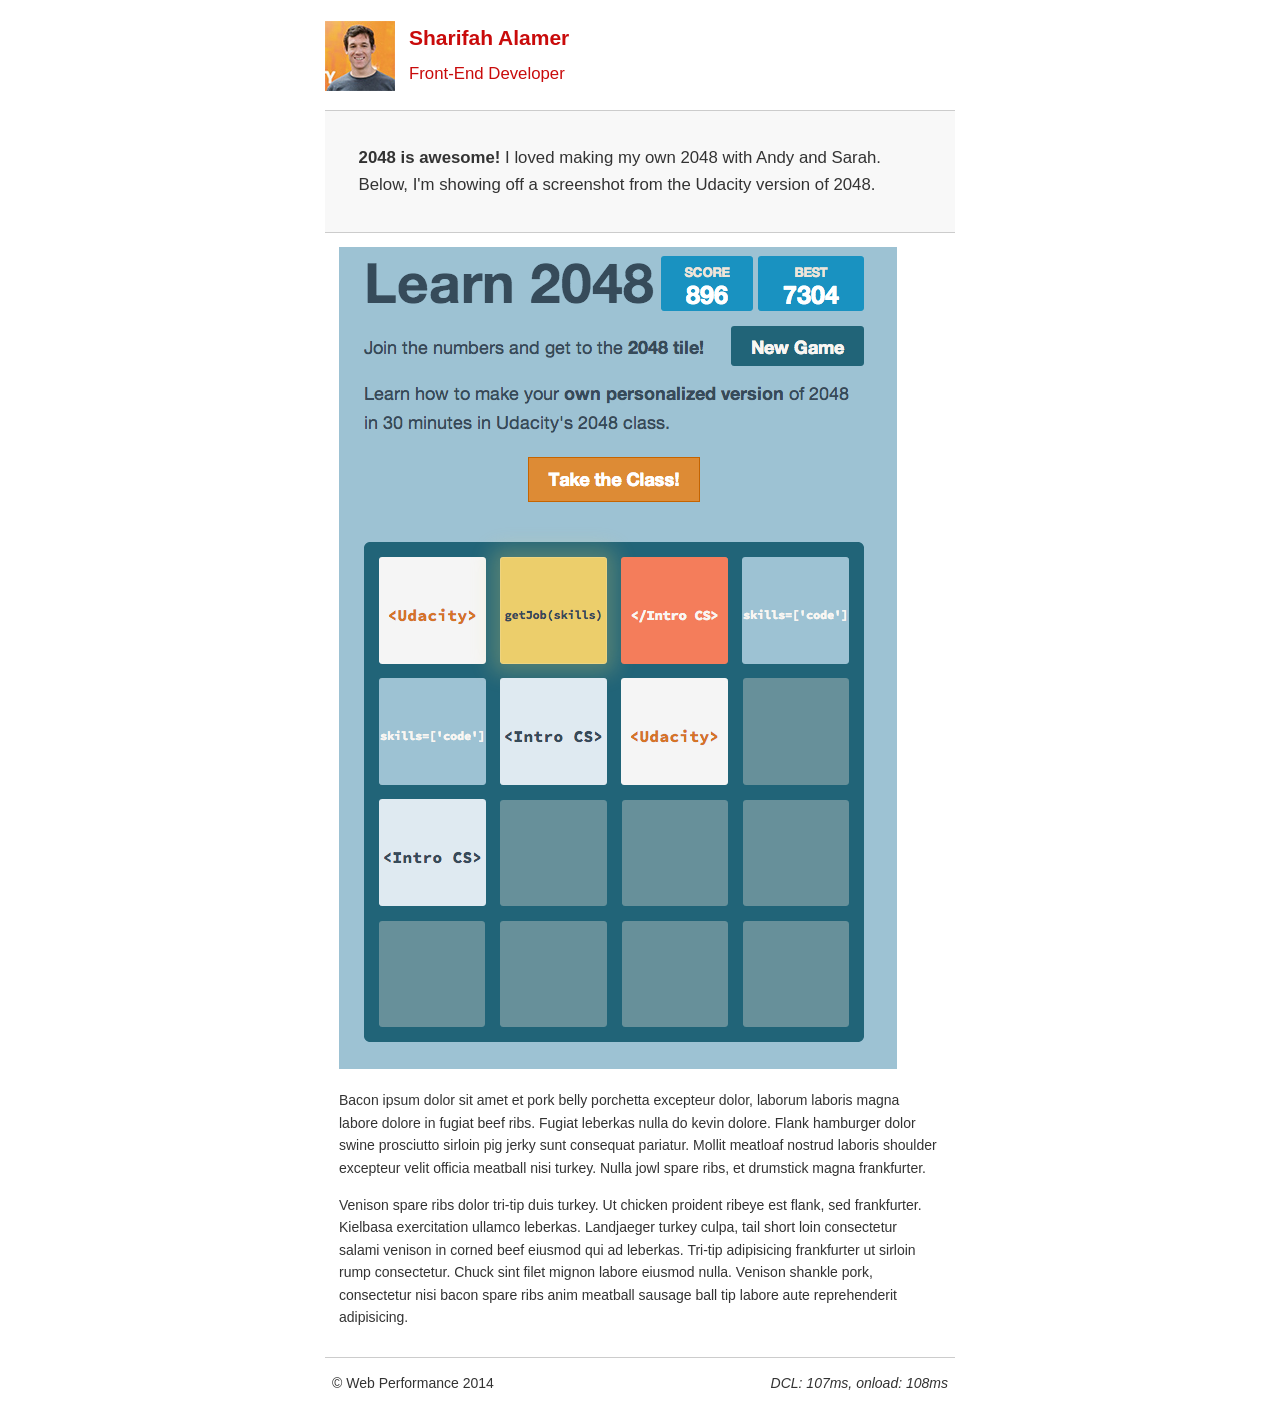
<file: project-2048.html>
<!DOCTYPE html>
<html lang="en">
  <head>
    <meta charset="utf-8">
    <meta name="viewport" content="width=device-width, initial-scale=1">
    <meta name="description" content=" FILL ME IN ">
    <meta name="author" content=" FILL ME IN ">
    <title>Cameron Pittman: Portfolio</title>

    <!-- Hmm, what is the impact of web fonts on speed? Measure it... -->
    <!-- <link href="//fonts.googleapis.com/css?family=Open+Sans:400,700" rel="stylesheet"> -->

    <link href="css/style.css" rel="stylesheet">
    <link href="css/print.css" rel="stylesheet">

    <script>
      (function(w,g){w['GoogleAnalyticsObject']=g;
      w[g]=w[g]||function(){(w[g].q=w[g].q||[]).push(arguments)};w[g].l=1*new Date();})(window,'ga');

      // Optional TODO: replace with your Google Analytics profile ID.
      ga('create', 'UA-XXXX-Y');
      ga('send', 'pageview');
    </script>
    <script src="//www.google-analytics.com/analytics.js"></script>
    <script src="js/perfmatters.js"></script>
  </head>

  <body>
    <header>
      <a href="/"><img src="img/profilepic.jpg"></a>
      <p>Sharifah Alamer<br><span>Front-End Developer</span></p>
    </header>

    <div class="container">
      <div class="hero">
        <strong>2048 is awesome!</strong> I loved making my own 2048 with Andy and Sarah. Below, I'm showing off a screenshot from the Udacity version of 2048.
      </div>

      <div class="content">

        <img class="img-responsive" src="img/2048.png">

        <p>Bacon ipsum dolor sit amet et pork belly porchetta excepteur dolor, laborum laboris magna labore dolore in fugiat beef ribs. Fugiat leberkas nulla do kevin dolore. Flank hamburger dolor swine prosciutto sirloin pig jerky sunt consequat pariatur. Mollit meatloaf nostrud laboris shoulder excepteur velit officia meatball nisi turkey. Nulla jowl spare ribs, et drumstick magna frankfurter.</p>

        <p>Venison spare ribs dolor tri-tip duis turkey. Ut chicken proident ribeye est flank, sed frankfurter. Kielbasa exercitation ullamco leberkas. Landjaeger turkey culpa, tail short loin consectetur salami venison in corned beef eiusmod qui ad leberkas. Tri-tip adipisicing frankfurter ut sirloin rump consectetur. Chuck sint filet mignon labore eiusmod nulla. Venison shankle pork, consectetur nisi bacon spare ribs anim meatball sausage ball tip labore aute reprehenderit adipisicing.</p>

    </div>

    <footer>
      <p>&copy; Web Performance 2014 <span id="crp-stats"></span></p>
    </footer>
  </body>
</html>
</file>
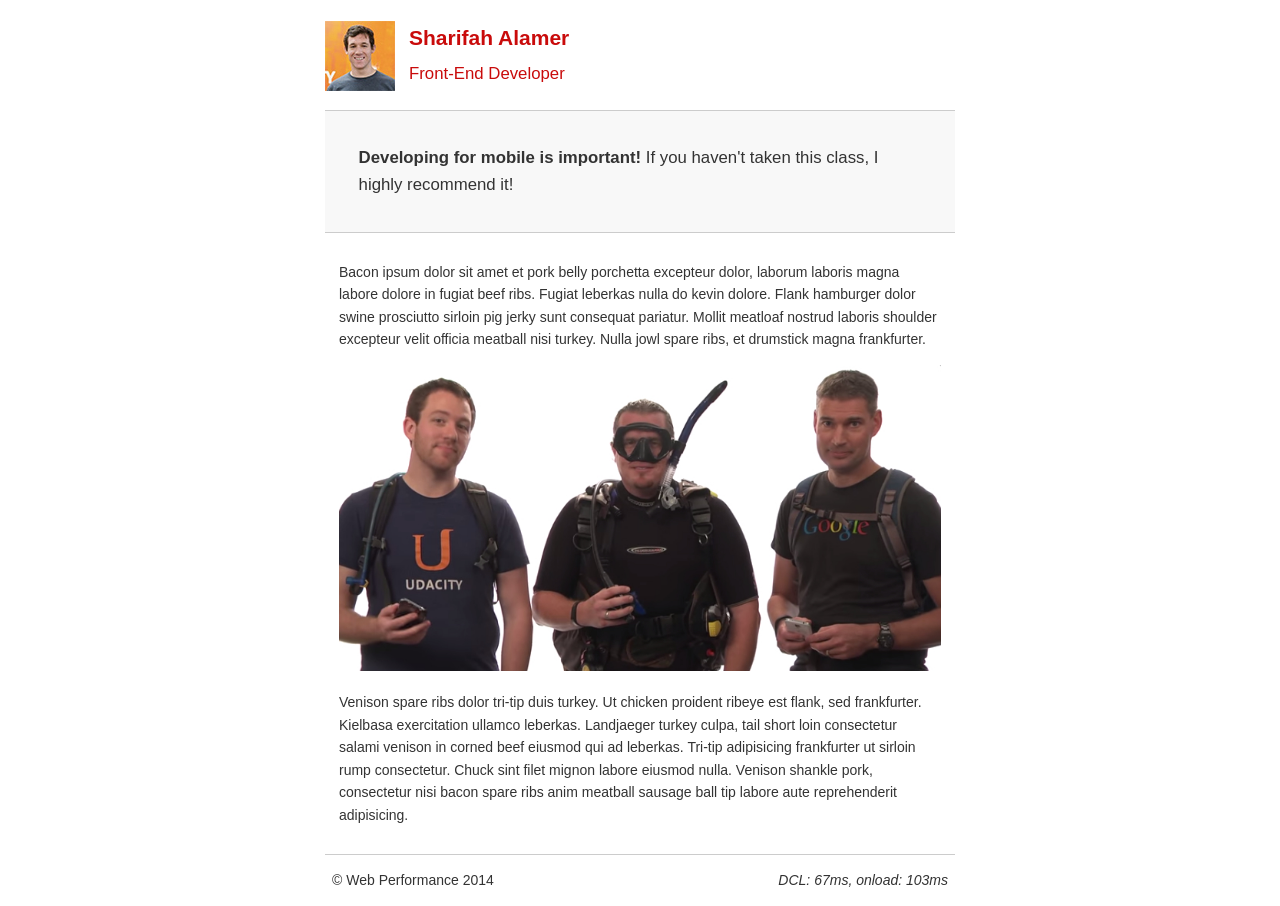
<file: project-mobile.html>
<!DOCTYPE html>
<html lang="en">
  <head>
    <meta charset="utf-8">
    <meta name="viewport" content="width=device-width, initial-scale=1">
    <meta name="description" content=" FILL ME IN ">
    <meta name="author" content=" FILL ME IN ">
    <title>Sharifah Alamer: Portfolio</title>

    <!-- Hmm, what is the impact of web fonts on speed? Measure it... -->
    <!-- <link href="//fonts.googleapis.com/css?family=Open+Sans:400,700" rel="stylesheet"> -->

    <link href="css/style.css" rel="stylesheet">
    <link href="css/print.css" rel="stylesheet">

    <script>
      (function(w,g){w['GoogleAnalyticsObject']=g;
      w[g]=w[g]||function(){(w[g].q=w[g].q||[]).push(arguments)};w[g].l=1*new Date();})(window,'ga');

      // Optional TODO: replace with your Google Analytics profile ID.
      ga('create', 'UA-XXXX-Y');
      ga('send', 'pageview');
    </script>
    <script src="http://www.google-analytics.com/analytics.js"></script>
    <script async src="js/perfmatters.js"></script>
  </head>

  <body>
    <header>
      <a href="/"><img src="img/profilepic.jpg"></a>
      <p>Sharifah Alamer<br><span>Front-End Developer</span></p>
    </header>

    <div class="container">
      <div class="hero">
        <strong>Developing for mobile is important!</strong> If you haven't taken this class, I highly recommend it!
      </div>

      <div class="content">

        <p>Bacon ipsum dolor sit amet et pork belly porchetta excepteur dolor, laborum laboris magna labore dolore in fugiat beef ribs. Fugiat leberkas nulla do kevin dolore. Flank hamburger dolor swine prosciutto sirloin pig jerky sunt consequat pariatur. Mollit meatloaf nostrud laboris shoulder excepteur velit officia meatball nisi turkey. Nulla jowl spare ribs, et drumstick magna frankfurter.</p>

        <img src="img/mobilewebdev.jpg">

        <p>Venison spare ribs dolor tri-tip duis turkey. Ut chicken proident ribeye est flank, sed frankfurter. Kielbasa exercitation ullamco leberkas. Landjaeger turkey culpa, tail short loin consectetur salami venison in corned beef eiusmod qui ad leberkas. Tri-tip adipisicing frankfurter ut sirloin rump consectetur. Chuck sint filet mignon labore eiusmod nulla. Venison shankle pork, consectetur nisi bacon spare ribs anim meatball sausage ball tip labore aute reprehenderit adipisicing.</p>

    </div>

    <footer>
      <p>&copy; Web Performance 2014 <span id="crp-stats"></span></p>
    </footer>
  </body>
</html>
</file>
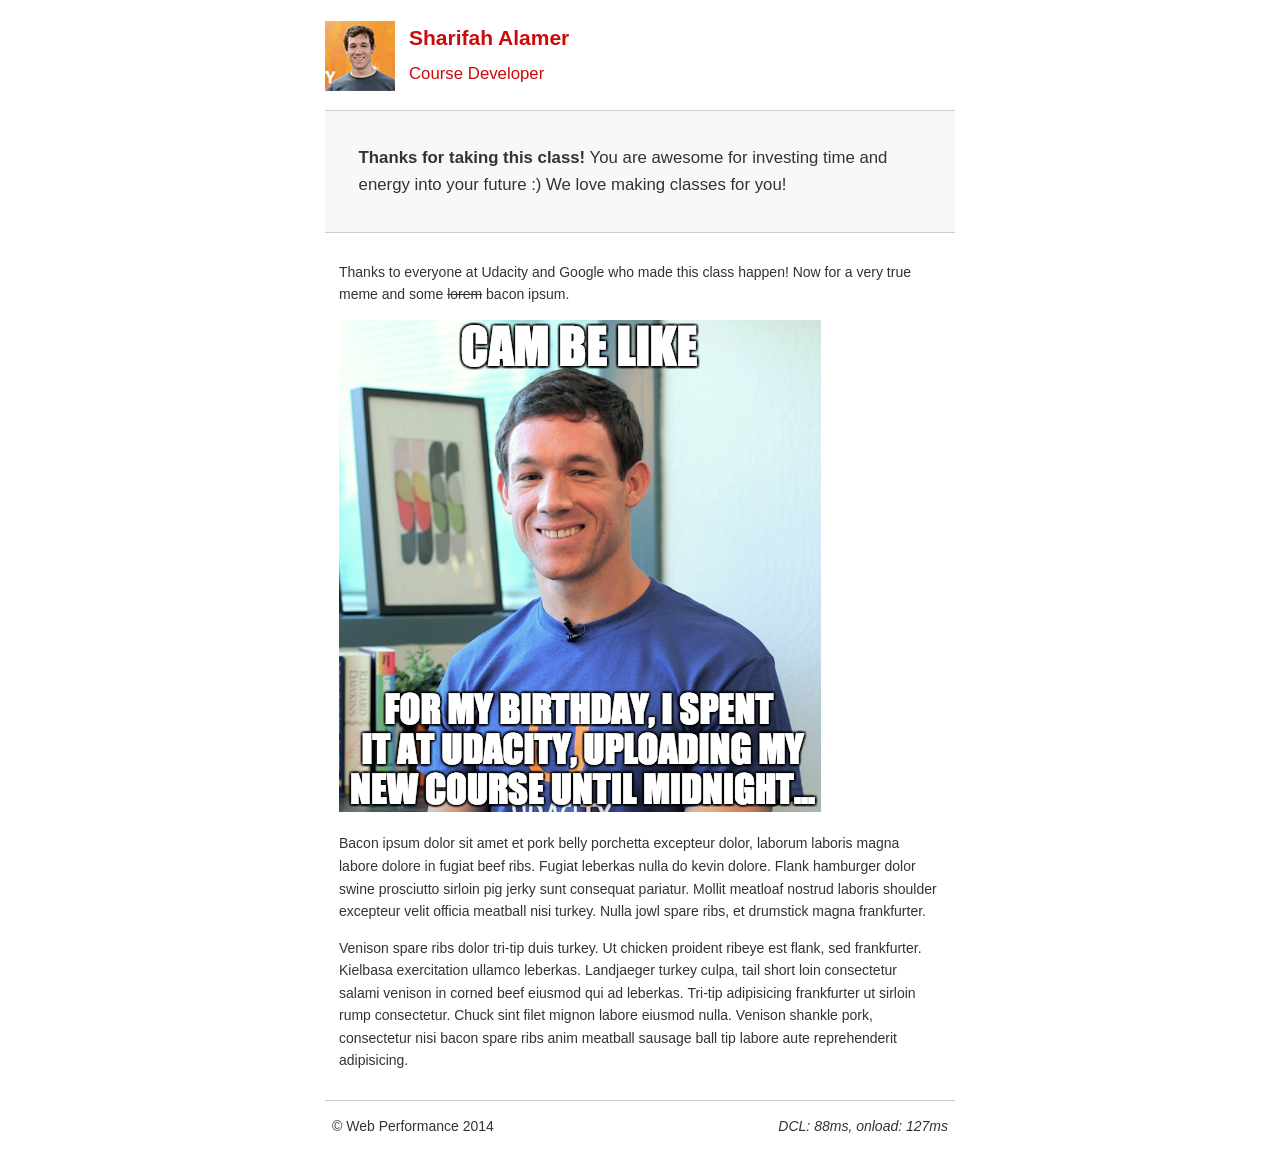
<file: project-webperf.html>
<!DOCTYPE html>
<html lang="en">
  <head>
    <meta charset="utf-8">
    <meta name="viewport" content="width=device-width, initial-scale=1">
    <meta name="description" content=" FILL ME IN ">
    <meta name="author" content=" FILL ME IN ">
    <title>Sharifah Alamer: Portfolio</title>

    <!-- Hmm, what is the impact of web fonts on speed? Measure it... -->
    <!-- <link href="//fonts.googleapis.com/css?family=Open+Sans:400,700" rel="stylesheet"> -->

    <link href="css/style.css" rel="stylesheet">
    <link href="css/print.css" rel="stylesheet">

    <script>
      (function(w,g){w['GoogleAnalyticsObject']=g;
      w[g]=w[g]||function(){(w[g].q=w[g].q||[]).push(arguments)};w[g].l=1*new Date();})(window,'ga');

      // Optional TODO: replace with your Google Analytics profile ID.
      ga('create', 'UA-XXXX-Y');
      ga('send', 'pageview');
    </script>
    <script src="http://www.google-analytics.com/analytics.js"></script>
    <script async src="js/perfmatters.js"></script>
  </head>

  <body>
    <header>
      <a href="/"><img src="img/profilepic.jpg"></a>
      <p>Sharifah Alamer<br><span>Course Developer</span></p>
    </header>

    <div class="container">
      <div class="hero">
        <strong>Thanks for taking this class!</strong> You are awesome for investing time and energy into your future :) We love making classes for you!
      </div>

      <div class="content">

        <p>Thanks to everyone at Udacity and Google who made this class happen! Now for a very true meme and some <strike>lorem</strike> bacon ipsum.</p>

        <img src="img/cam_be_like.jpg">

        <p>Bacon ipsum dolor sit amet et pork belly porchetta excepteur dolor, laborum laboris magna labore dolore in fugiat beef ribs. Fugiat leberkas nulla do kevin dolore. Flank hamburger dolor swine prosciutto sirloin pig jerky sunt consequat pariatur. Mollit meatloaf nostrud laboris shoulder excepteur velit officia meatball nisi turkey. Nulla jowl spare ribs, et drumstick magna frankfurter.</p>

        <p>Venison spare ribs dolor tri-tip duis turkey. Ut chicken proident ribeye est flank, sed frankfurter. Kielbasa exercitation ullamco leberkas. Landjaeger turkey culpa, tail short loin consectetur salami venison in corned beef eiusmod qui ad leberkas. Tri-tip adipisicing frankfurter ut sirloin rump consectetur. Chuck sint filet mignon labore eiusmod nulla. Venison shankle pork, consectetur nisi bacon spare ribs anim meatball sausage ball tip labore aute reprehenderit adipisicing.</p>

    </div>

    <footer>
      <p>&copy; Web Performance 2014 <span id="crp-stats"></span></p>
    </footer>
  </body>
</html>
</file>
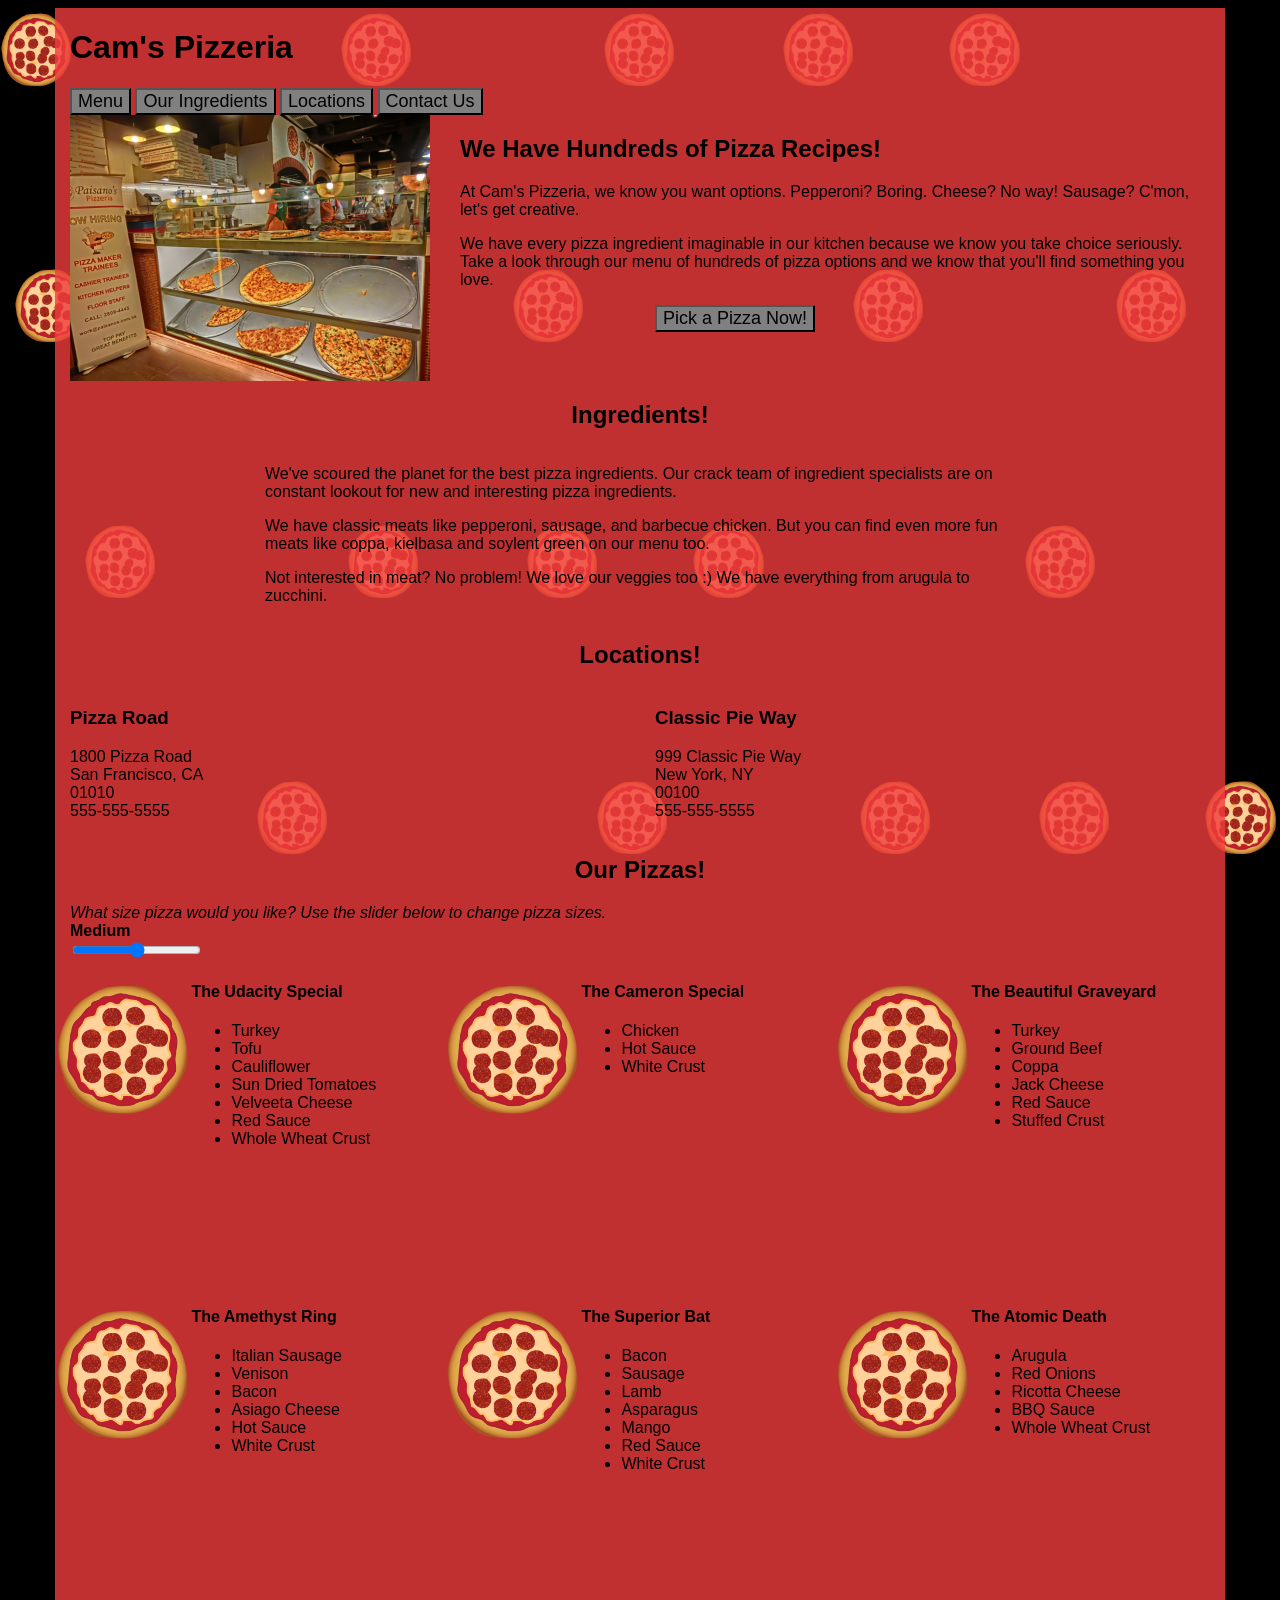
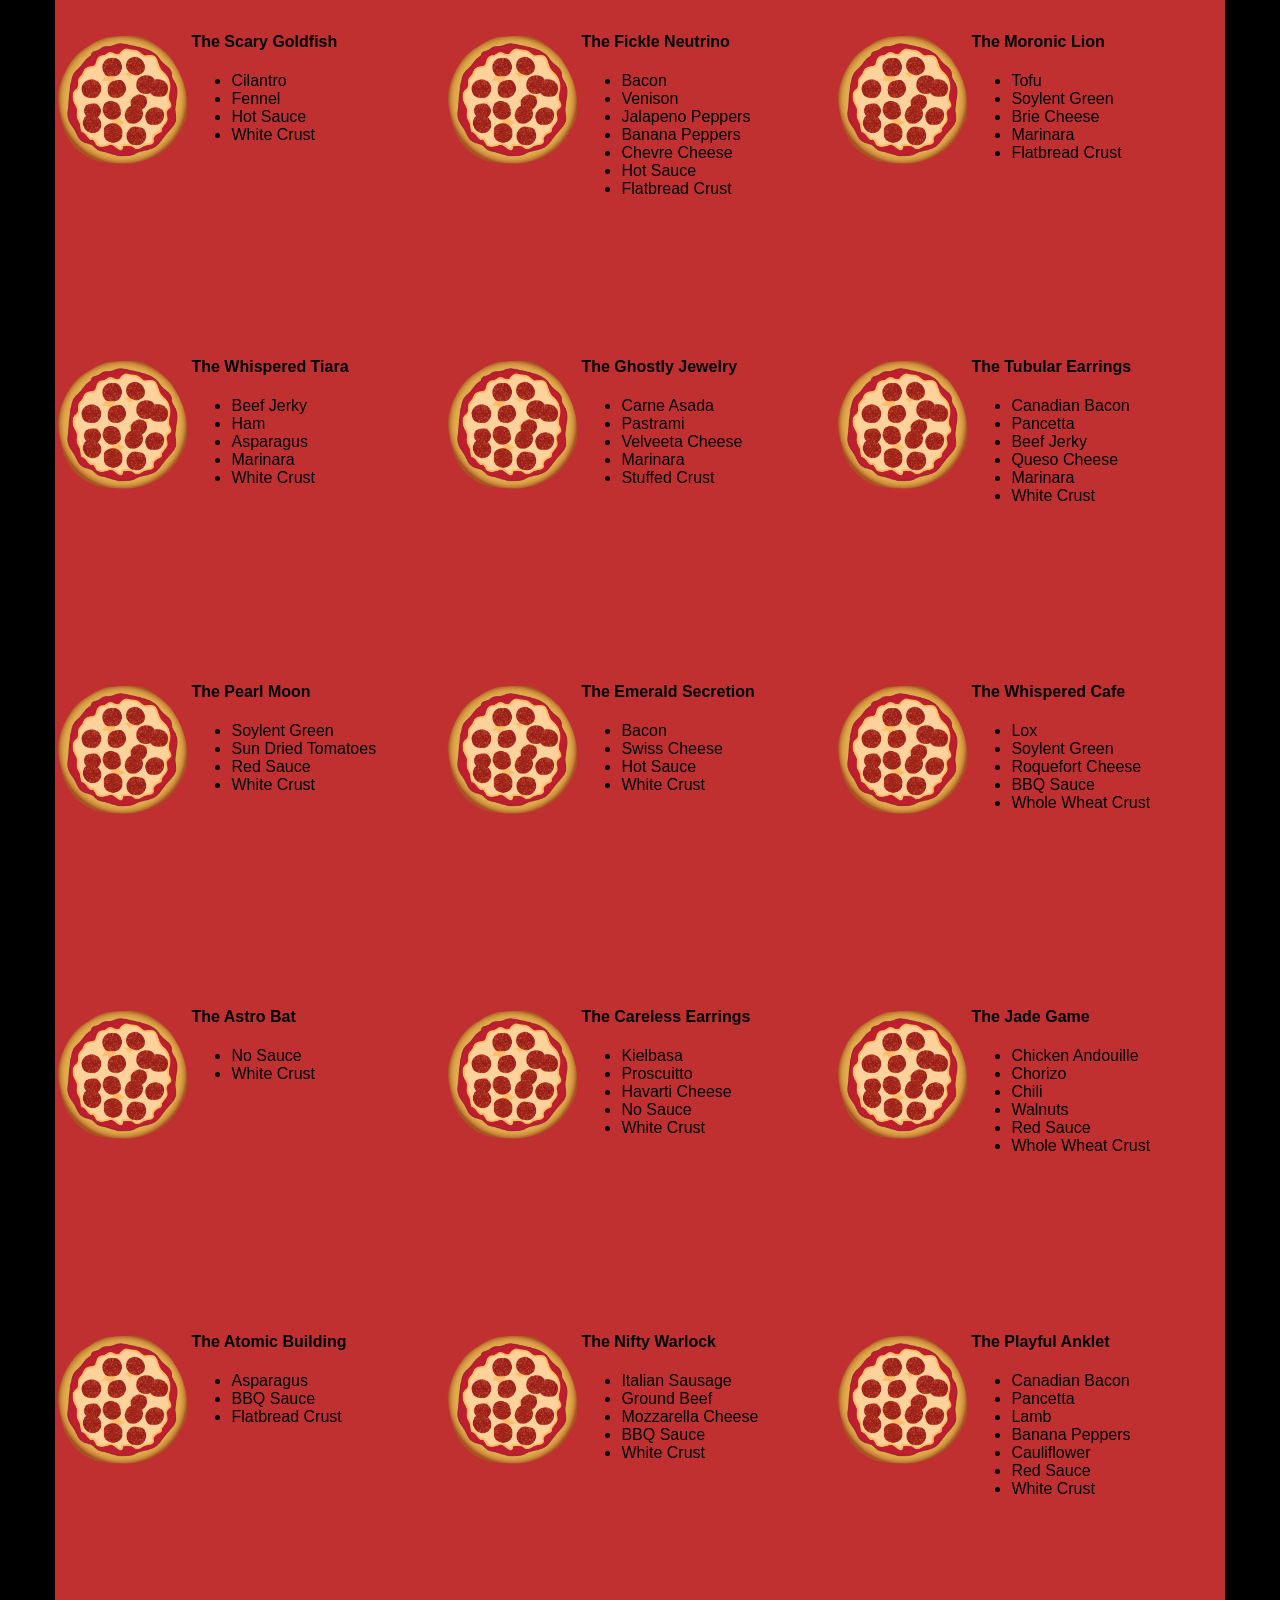
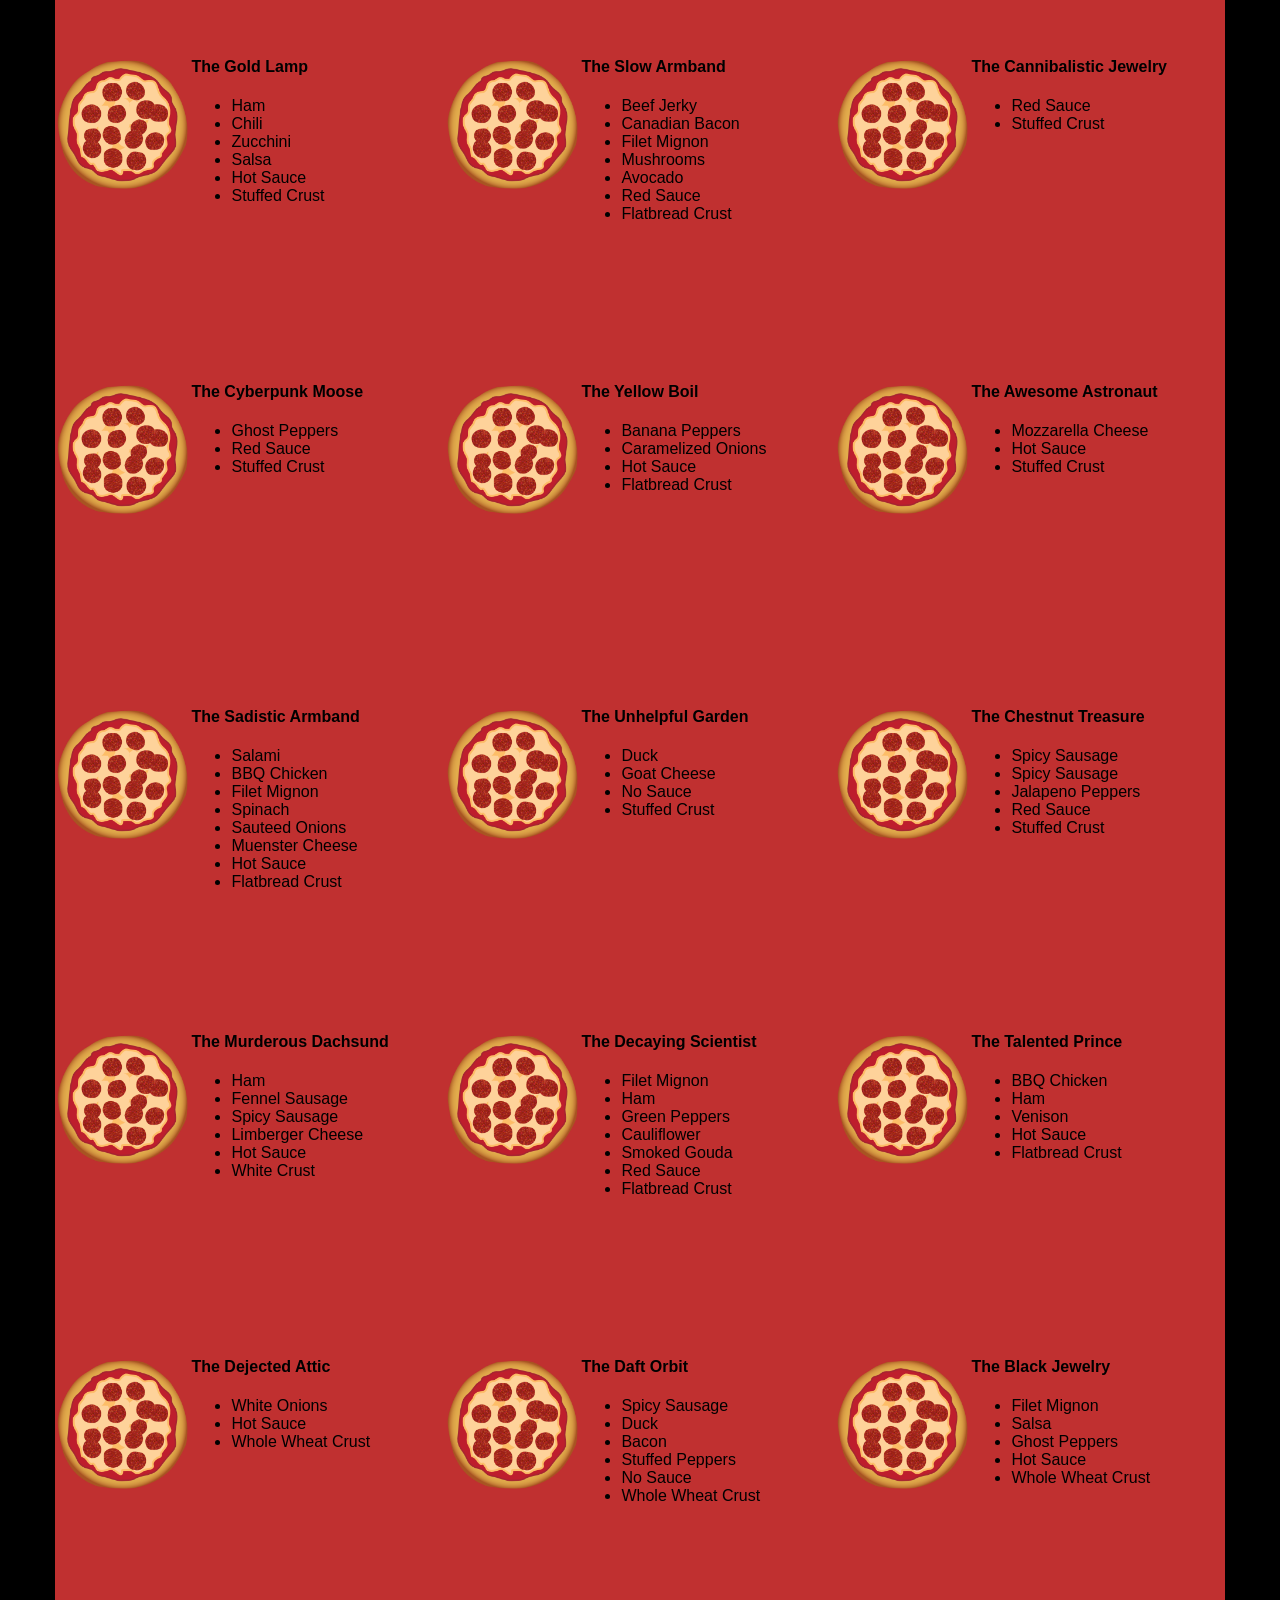
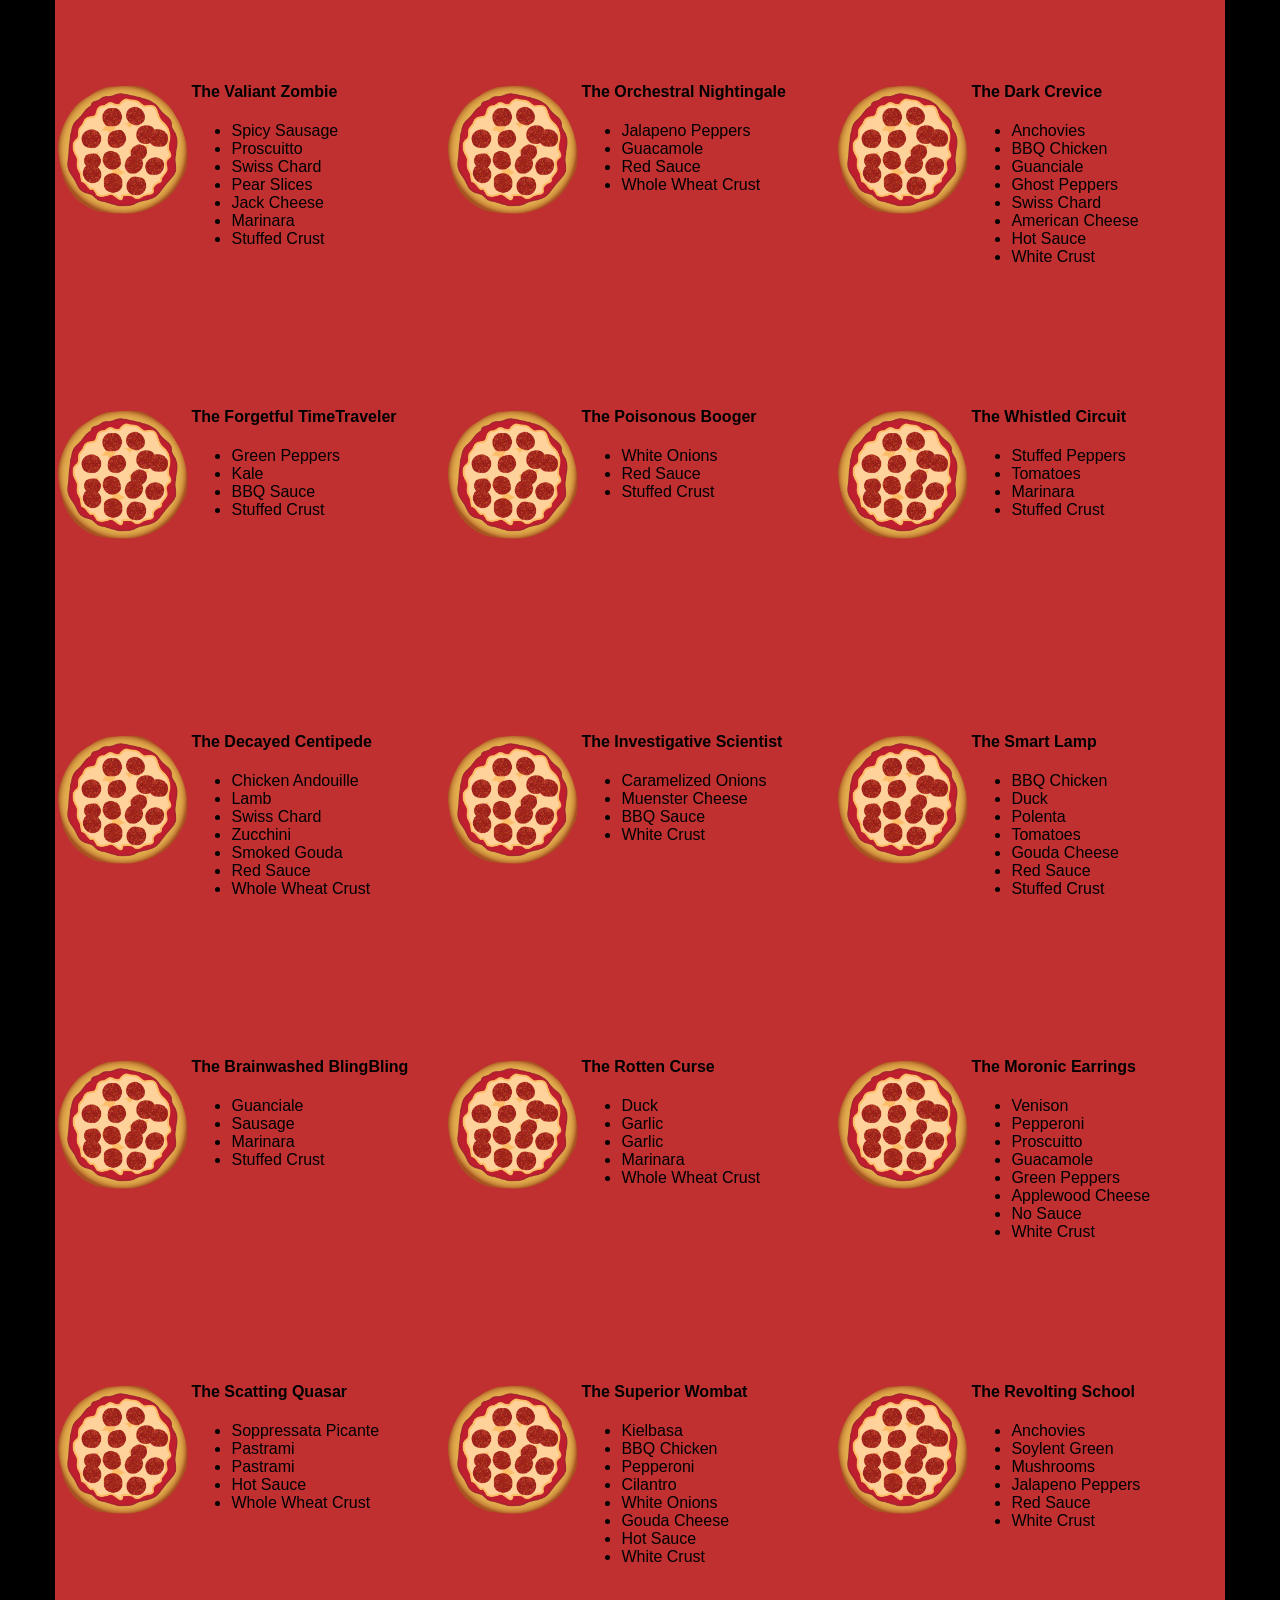
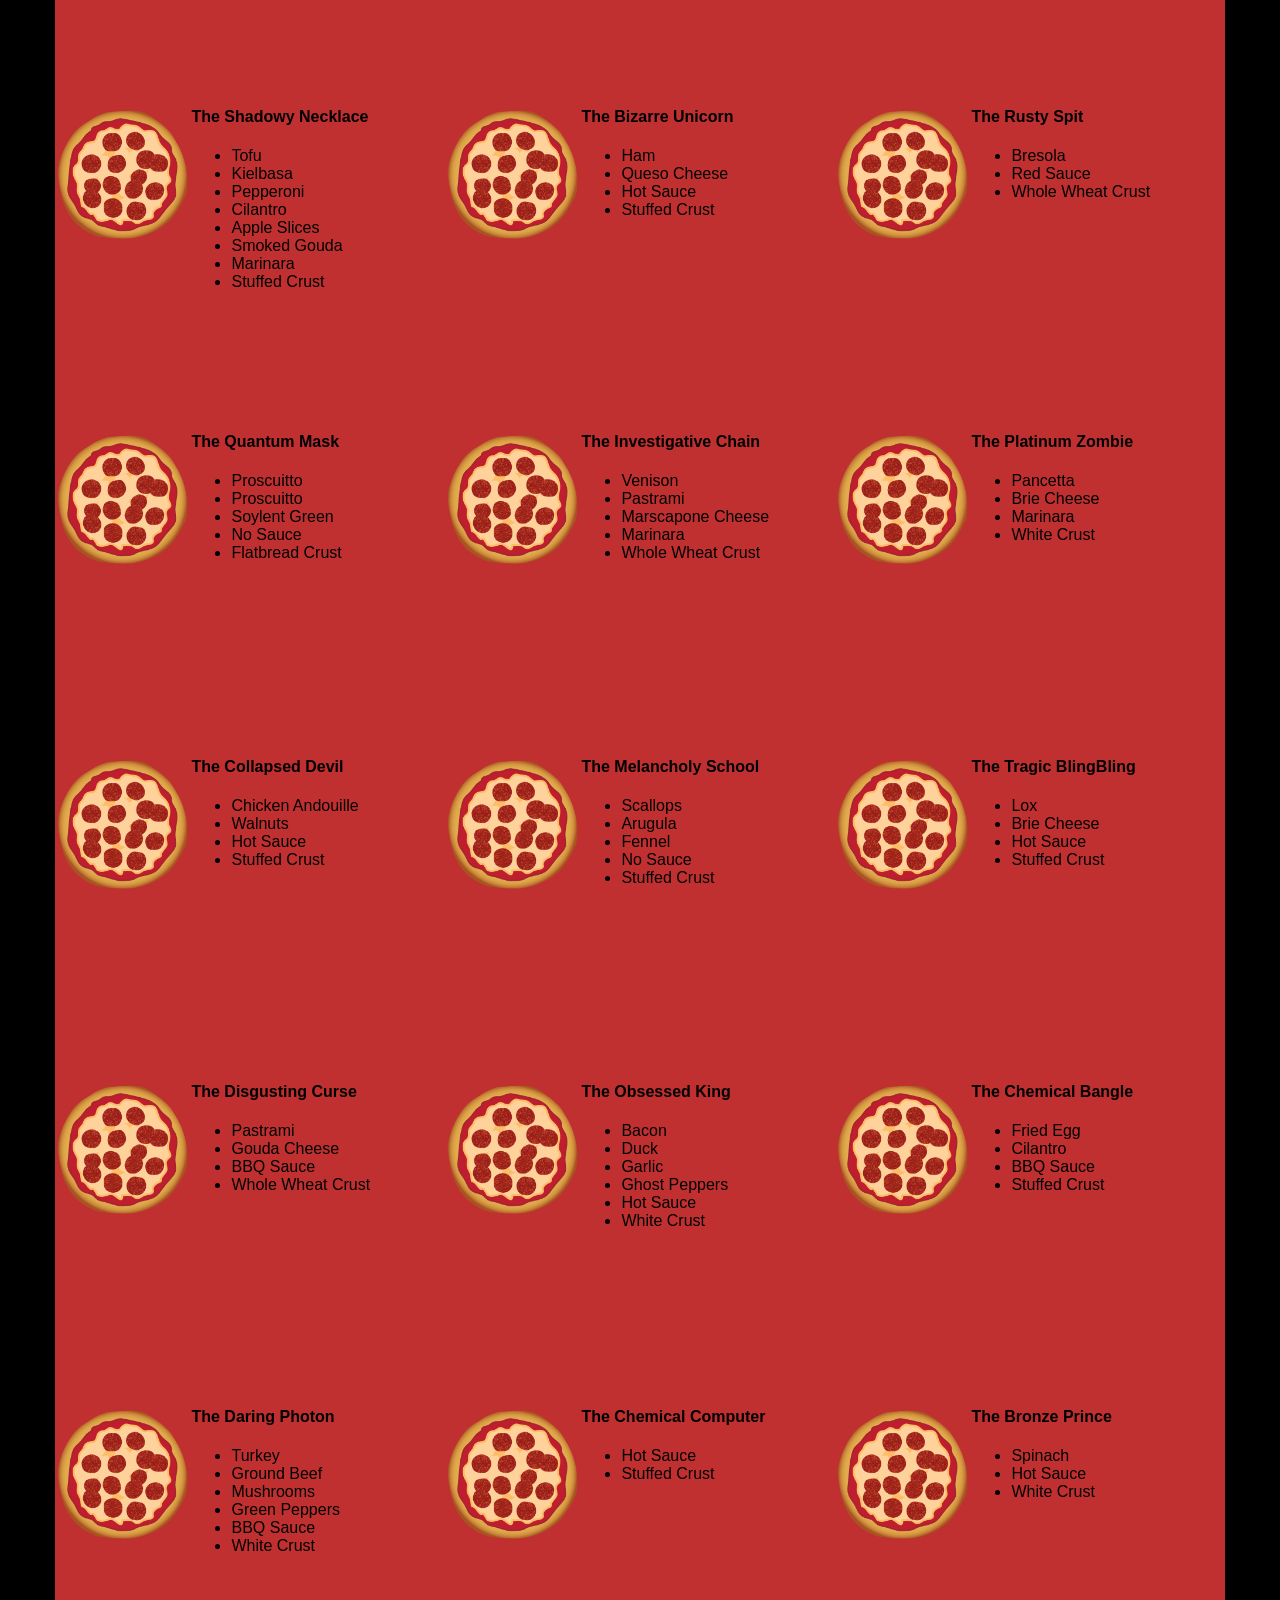
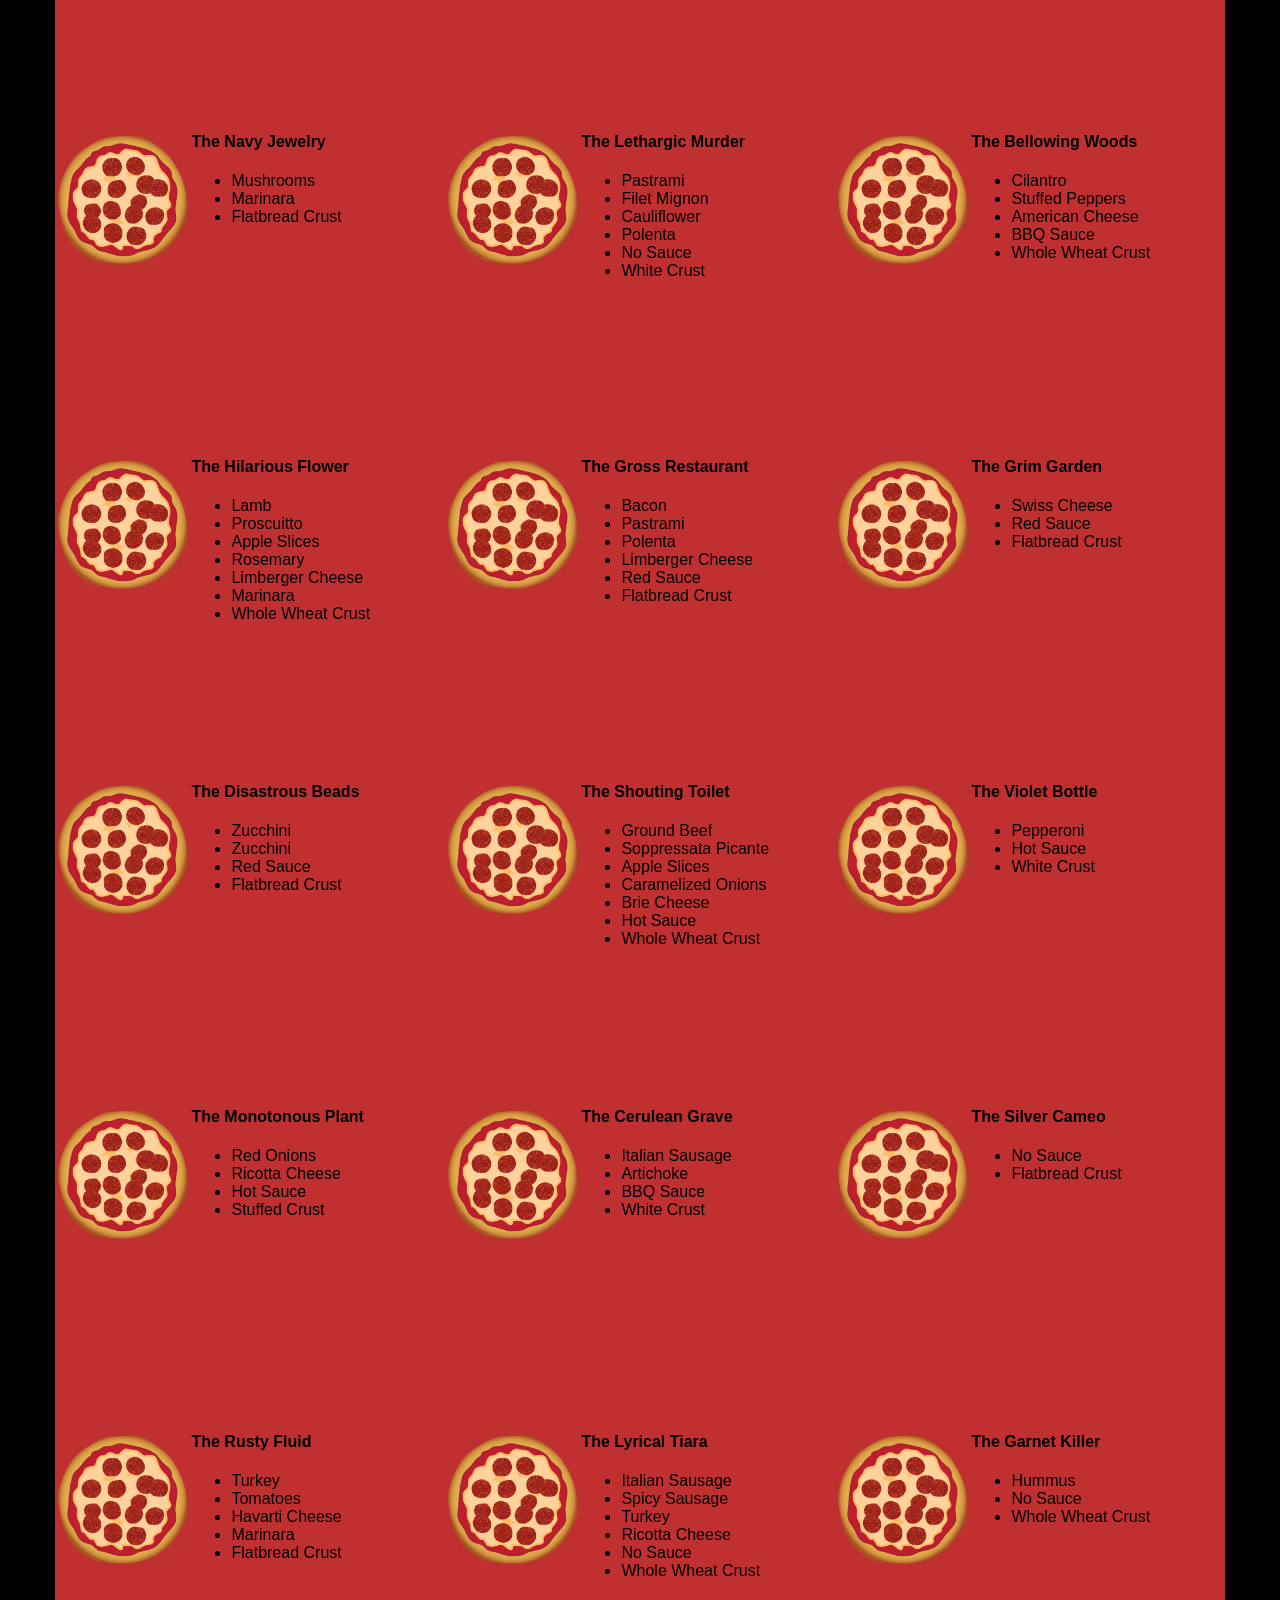
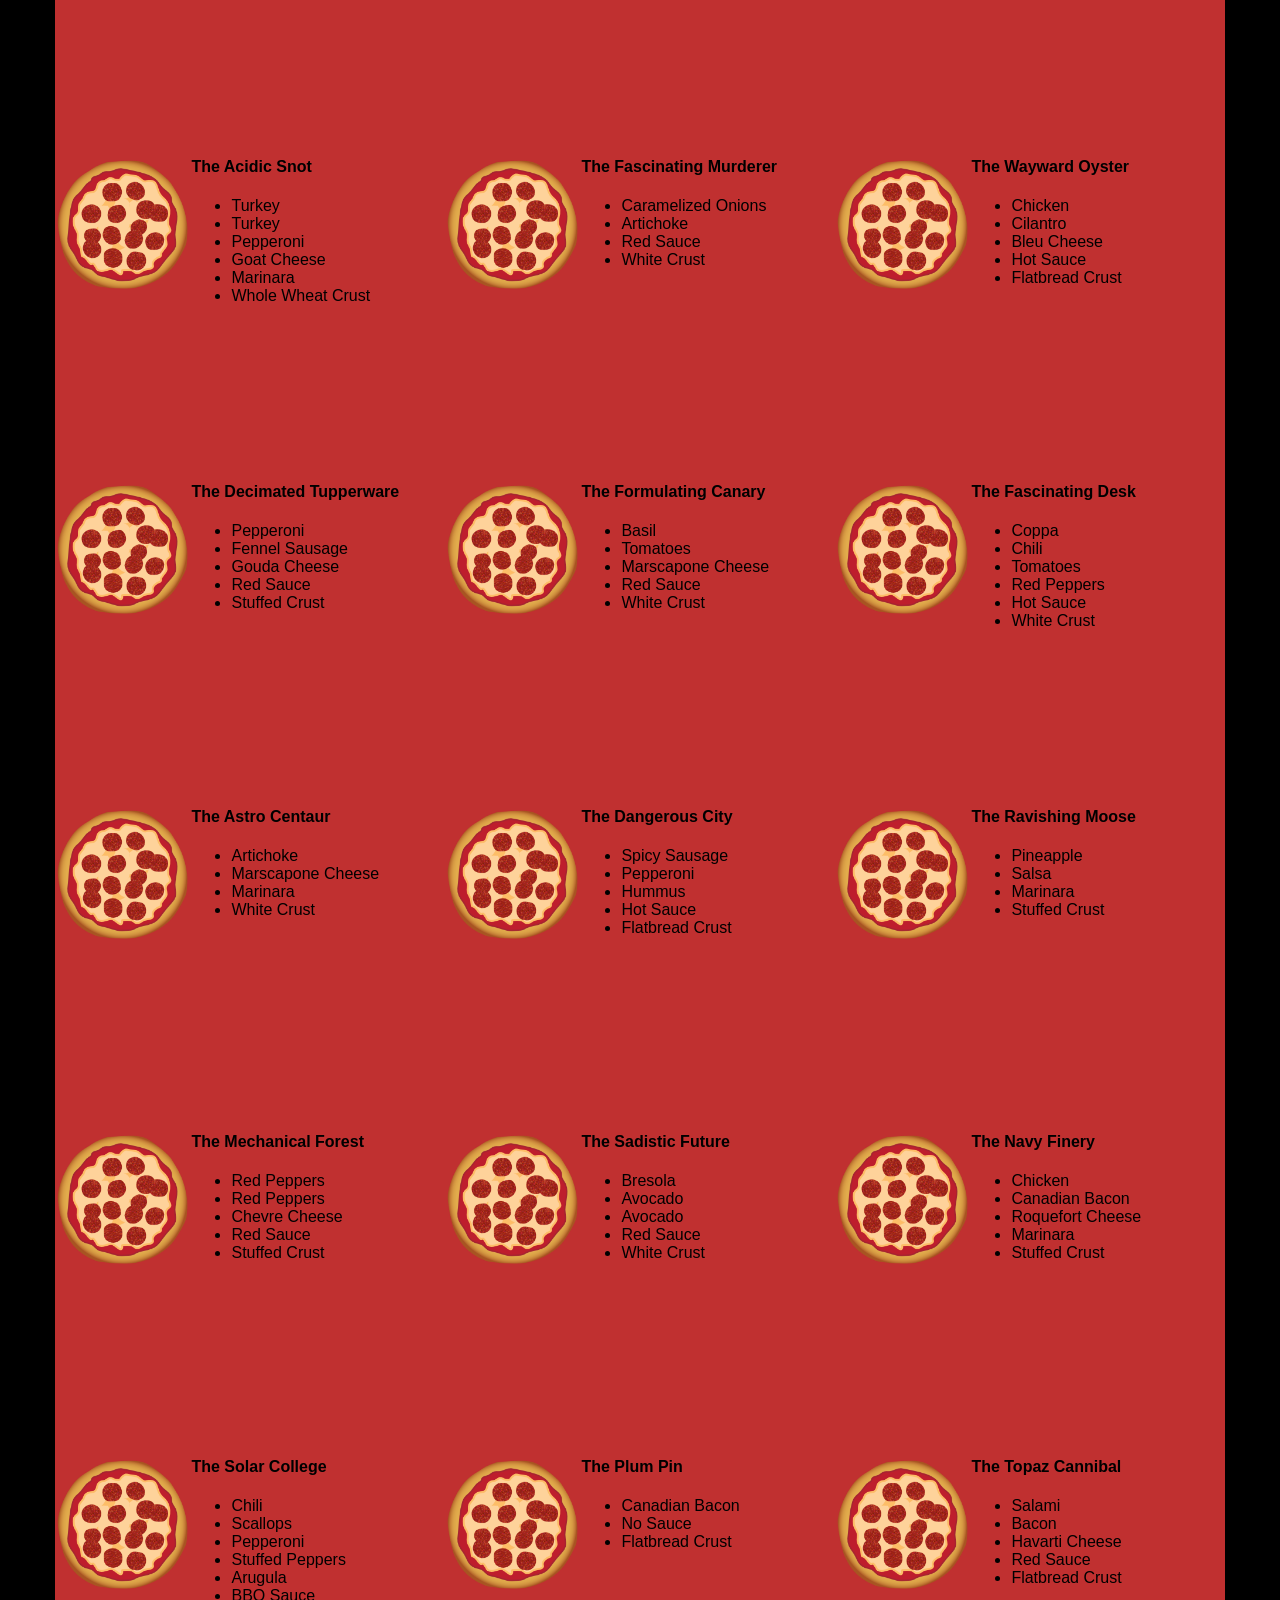
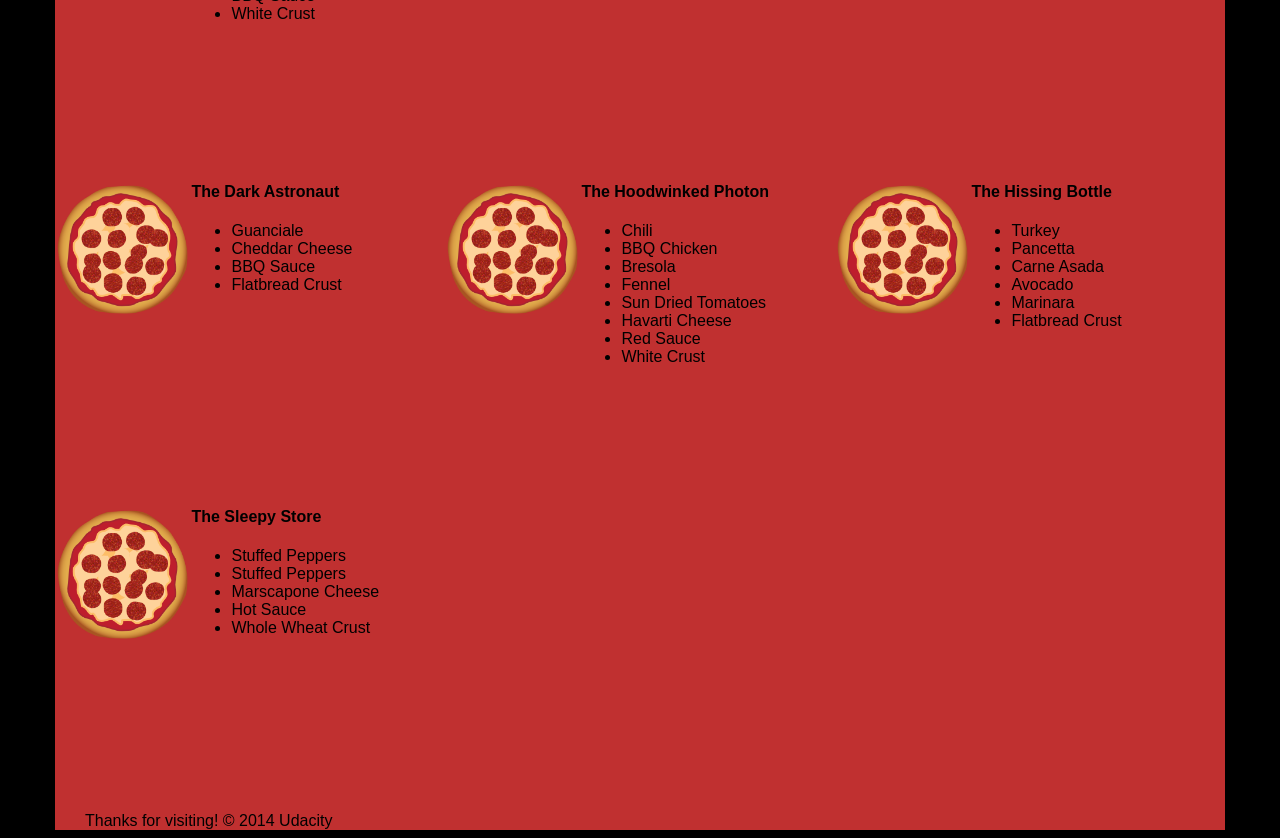
<file: views/pizza.html>
<!DOCTYPE HTML>
<html>
<head>
  <link rel="stylesheet" href="css/style.css">
  <link rel="stylesheet" href="css/bootstrap-grid.css">
</head>

<body>
  <div class="container">
    <div id="header" class="row">
      <div class="col-md-6">
        <div class="row">
          <div class="col-md-12">
            <h1>Cam's Pizzeria</h1>
            <div class="row">
              <div id="menu" class="col-md-12">
                <form action="#randomPizzas">
                  <input type="submit" value="Menu">
                </form>
                <form action="#ingredients">
                  <input type="submit" value="Our Ingredients">
                </form>
                <form action="#locations">
                  <input type="submit" value="Locations">
                </form>
                <form action="#" onsubmit="alert('Thanks for clicking! This button doesn\'t do anything because this is a fake pizzeria :\)')">
                  <input type="submit" value="Contact Us">
                </form>
              </div>
            </div>
          </div>
        </div>
      </div>
      <div id="movingPizzas1" class="col-md-6">
      </div>
    </div>
    <div id="callToAction" class="row">
      <div class="col-md-4">
        <img src="images/pizzeria.jpg" class="img-responsive"> <!-- Image credit to: http://commons.wikimedia.org/wiki/File:HK_TST_night_%E5%98%89%E8%98%AD%E9%81%93_Granville_Road_restaurant_Paisano's_Pizzeria_pizza_Dec-2013.JPG -->
      </div>
      <div class="col-md-8">
        <div class="row">
          <div class="col-md-12">
            <h2>We Have Hundreds of Pizza Recipes!</h2>
            <p>At Cam's Pizzeria, we know you want options. Pepperoni? Boring. Cheese? No way! Sausage? C'mon, let's get creative.</p>

            <p>We have every pizza ingredient imaginable in our kitchen because we know you take choice seriously. Take a look through our menu of hundreds of pizza options and we know that you'll find something you love.</p>
          </div>
        </div>
        <div class="row">
          <div class="col-md-6 col-md-push-3">
            <form action="#randomPizzas">
              <input type="submit" value="Pick a Pizza Now!">
            </form>
          </div>
        </div>
      </div>
    </div>
    <div id="ingredients" class="row">
      <div class="col-md-8 col-md-push-2">
        <div class="row">
          <div class="col-md-12 centered">
            <h2>Ingredients!</h2>
          </div>
        </div>
        <div class="row">
          <div class="col-md-12">
            <p>We've scoured the planet for the best pizza ingredients. Our crack team of ingredient specialists are on constant lookout for new and interesting pizza ingredients.</p>

            <p>We have classic meats like pepperoni, sausage, and barbecue chicken. But you can find even more fun meats like coppa, kielbasa and soylent green on our menu too.</p>

            <p>Not interested in meat? No problem! We love our veggies too :) We have everything from arugula to zucchini.</p>
          </div>
        </div>
      </div>
    </div>
    <div id="locations" class="row">
      <div class="col-md-12">
        <h2 style="text-align: center">Locations!</h2>
        <div class="row">
          <div class="col-md-6">
            <h3>Pizza Road</h3>
            <p>1800 Pizza Road<br>San Francisco, CA<br>01010<br>555-555-5555</p>
          </div>
          <div class="col-md-6">
            <h3>Classic Pie Way</h3>
            <p>999 Classic Pie Way<br>New York, NY<br>00100<br>555-555-5555</p>
          </div>
        </div>
      </div>
    </div>
    <div id="pizzaGenerator" class="row">
      <div class="col-md-12">
        <h2 style="text-align: center">Our Pizzas!</h2>
        <div class="row">
          <div class="col-md-12">
            <em>What size pizza would you like? Use the slider below to change pizza sizes.</em>
          </div>
          <div id="pizzaSize" class="col-md-6">Medium</div>
          <div class="col-md-12">
            <input id="sizeSlider" type="range" min="1" max="3" value="2" step="1" onchange="resizePizzas(this.value)"></input>
          </div>
        </div>
        <div id="randomPizzas" class="row">
          <div id="pizza0" class="randomPizzaContainer" style="width:33.33%; height: 325px;">
            <div style="width:35%">
              <img src="images/pizza.png" class="img-responsive">
            </div>
            <div style="width:65%">
              <h4>The Udacity Special</h4>
              <ul>
                <li>Turkey</li>
                <li>Tofu</li>
                <li>Cauliflower</li>
                <li>Sun Dried Tomatoes</li>
                <li>Velveeta Cheese</li>
                <li>Red Sauce</li>
                <li>Whole Wheat Crust</li>
              </ul>
            </div>
          </div>
          <div id="pizza1" class="randomPizzaContainer" style="width:33.33%; height: 325px;">
            <div style="width:35%">
              <img src="images/pizza.png" class="img-responsive">
            </div>
            <div style="width:65%">
              <h4>The Cameron Special</h4>
              <ul>
                <li>Chicken</li>
                <li>Hot Sauce</li>
                <li>White Crust</li>
              </ul>
            </div>
          </div>
        </div>
      </div>
    </div>
    <div id="footer" class="col-md-12">Thanks for visiting! &copy; 2014 Udacity</div>
  </div>
  <script type="text/javascript" src="js/main.js"></script>
</body>

</html>
</html>
</file>
<file: css/style.css>
html {
  font-size: 100%;
  overflow-y: scroll;
  -webkit-tap-highlight-color: rgba(0,0,0,0);
  -ms-text-size-adjust: 100%;
  -webkit-text-size-adjust: none;
}
body { margin: 0; font-size: 14px; line-height: 1.61; font-weight: 400; }
body, button, input, select, textarea { font-family: 'Open Sans', sans-serif; color: #333; }

a { color: #12C; }
a:visited { color: #61C; }
a:focus { outline: thin dotted; }
a:hover, a:active { color: #c00; outline: 0; }

b, strong { font-weight: bold; }
pre, code { font-family: monospace, monospace; font-size: 1em; }
ul, ol { margin: 1em 0; padding: 0 0 0 20px; }
img { border: 0; max-width: 100%; }

body { background: #fff; }
header, footer, .container { max-width: 45em; margin: 0 auto; }

header { padding: 0 0.5em; color: #C90B0B; }
header img { border-radius: none; float: left; width: 5em; margin-right: 0.5em;}
header p { font-size:1.5em; font-weight: bold; padding-left: 4em;}
header p span { font-size: 0.8em; font-weight: normal;}

.hero { padding: 2em; background-color: #f8f8f8; font-size:1.2em;
  border-bottom: 1px solid #ccc;
  border-top: 1px solid #ccc;
}

.content { padding: 1em 1em; }
.content li { list-style-type: none; font-size: 1.1em;}
li img { float:left; padding-right: 1em; }
li p { font-size: 0.9em; font-style: italic; }

footer {
  padding: 0 0.5em;
  border-top: 1px solid #ccc;
}
footer span { float: right; font-style: italic; }

/* Smartphones (portrait) */
@media only screen and (max-width: 480px) {
  body { font-size: 12px;}
  header p { padding-left: 4.5em;}
}
</file>
<file: css/print.css>
@media print {
  * { background: transparent !important; color: black !important; text-shadow: none !important; filter:none !important; -ms-filter: none !important; }
  a, a:visited { color: #444 !important; text-decoration: underline; }
  a[href]:after { content: " (" attr(href) ")"; }
  tr, img { page-break-inside: avoid; }
  img { max-width: 100% !important; }
  @page { margin: 0.5cm; }
  p, h2, h3 { orphans: 3; widows: 3; }
  h2, h3{ page-break-after: avoid; }
}
</file>
<file: views/css/style.css>
/** {
  outline: 1px solid red !important;
}*/
* {
  -webkit-box-sizing: border-box;
  -moz-box-sizing: border-box;
  -box-sizing: border-box;
}

body {
  font-family: "Trebuchet MS", Helvetica, sans-serif;
  background: black;
}

input {
  background: grey;
  font-size: 18px;
}

form {
  display: inline-block;
}

.centered {
  text-align: center;
}

#pizzaSize {
  font-weight: 800;
}

.mover {
  position: fixed;
  width: 256px;
  z-index: -1;
}

.randomPizzaContainer {
  float: left;
  display: flex;
}

.randomPizzaContainer:after {
  content: "";
  display: table;
  clear:both;
}

 .container {
  background-color: rgba(240, 60, 60, 0.8);
}
</file>
